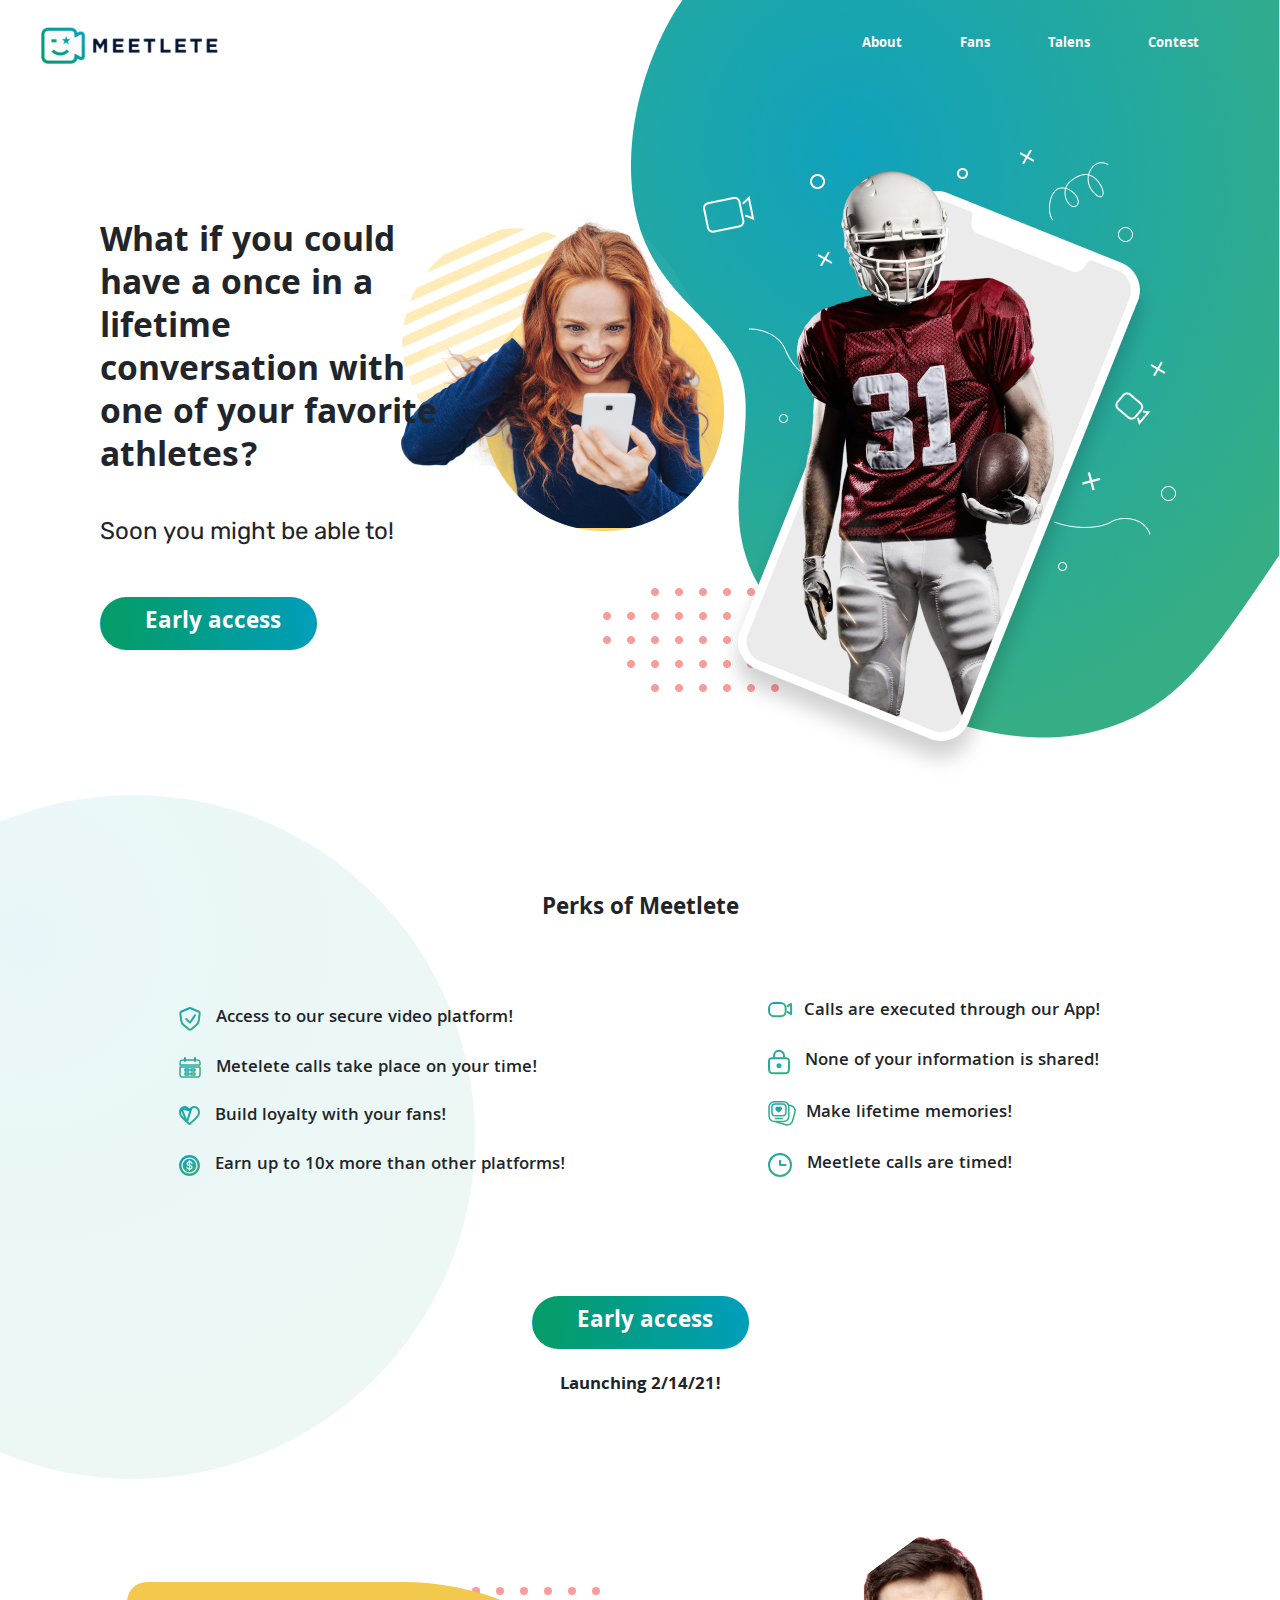
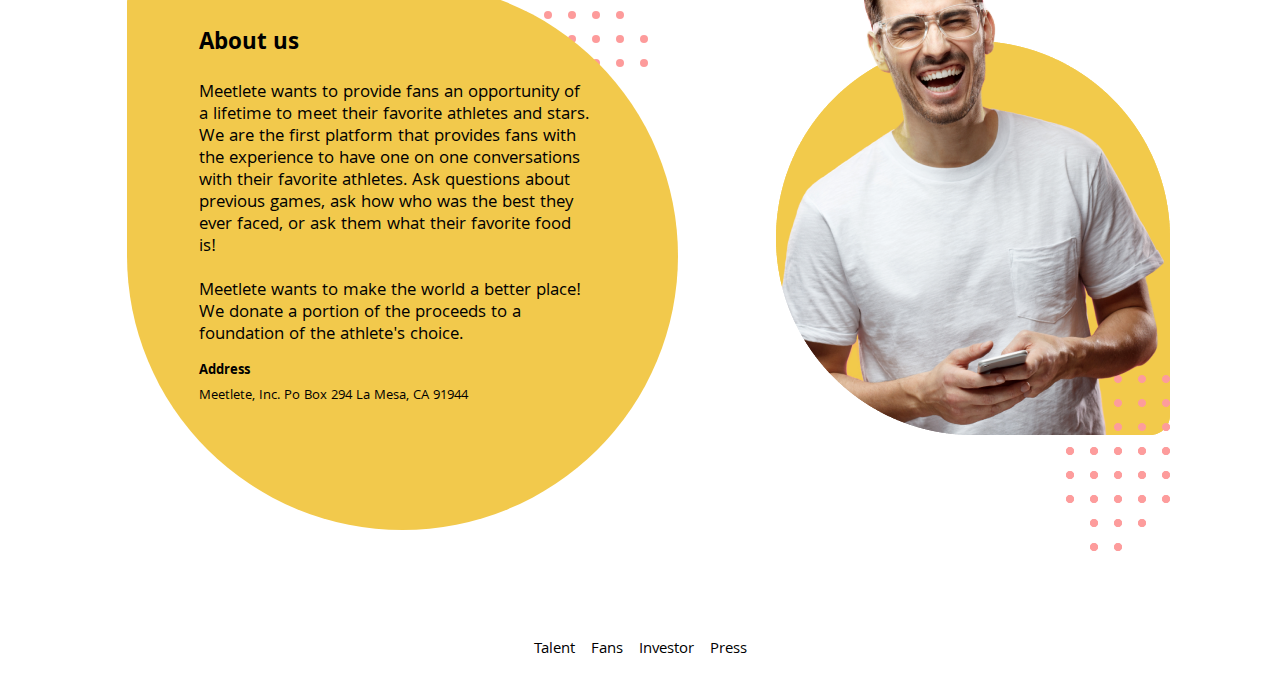
<file: index2.html>
<!DOCTYPE html>
<html lang="en">
  <head>
    <!-- Required meta tags -->
    <meta charset="utf-8" />
    <meta
      name="viewport"
      content="width=device-width, initial-scale=1, shrink-to-fit=no"
    />

    <!-- Bootstrap CSS -->
    <link
      rel="stylesheet"
      href="https://stackpath.bootstrapcdn.com/bootstrap/4.4.1/css/bootstrap.min.css"
      integrity="sha384-Vkoo8x4CGsO3+Hhxv8T/Q5PaXtkKtu6ug5TOeNV6gBiFeWPGFN9MuhOf23Q9Ifjh"
      crossorigin="anonymous"
    />
    <link rel="preconnect" href="https://fonts.gstatic.com" />
    <link
      href="https://fonts.googleapis.com/css2?family=Rubik&display=swap"
      rel="stylesheet"
    />
    <link
      href="https://fonts.googleapis.com/css2?family=Khula:wght@300;400;600;700;800&display=swap"
      rel="stylesheet"
    />
    <link rel="stylesheet" href="main2.css" />
    <title>Meetlete!</title>
  </head>
  <body>
    <header>
      <div class="container-fluid">
        <nav class="navbar navbar-expand-lg navbar-light">
          <a class="navbar-brand" href="#"
            ><img src="./media/logo.svg" alt="meetlete logo"
          /></a>
          <button
            class="navbar-toggler"
            type="button"
            data-toggle="collapse"
            data-target="#navbarNav"
            aria-controls="navbarNav"
            aria-expanded="false"
            aria-label="Toggle navigation"
          >
            <span class="navbar-toggler-icon"></span>
          </button>
          <div class="collapse navbar-collapse" id="navbarNav">
            <div class="ml-auto"></div>
            <ul class="navbar-nav">
              <li class="nav-item">
                <a class="nav-link" href="#"> About </a>
              </li>
              <li class="nav-item">
                <a class="nav-link" href="#">Fans</a>
              </li>
              <li class="nav-item">
                <a class="nav-link" href="#">Talens</a>
              </li>
              <li class="nav-item">
                <a class="nav-link" href="#">Contest</a>
              </li>
            </ul>
          </div>
        </nav>
      </div>
      <img
        class="full header-image position-absolute"
        src="./media/bannerBg.png"
        alt="banner background"
      />
      <img
        class="cut header-image position-absolute"
        src="./media/bannerBgCut.png"
        alt="banner background"
        style="display: none"
      />
      <img
        class="cut-no-man header-image position-absolute"
        src="./media/bannerBgCutNoMan.png"
        alt="banner background"
        style="display: none"
      />
      <div class="row">
        <div class="container">
          <div
            class="col-md-4 col-sm-8 d-flex flex-column align-items-start header-heading"
          >
            <div class="header-title">
              What if you could have a once in a lifetime conversation with one
              of your favorite athletes?
            </div>
            <p class="header-subtitle">Soon you might be able to!</p>
            <a
              href="./getAccessPage.html"
              class="button-early-access btn bg-dark"
              >Early access</a
            >
          </div>
        </div>
      </div>
    </header>
    <main>
      <section class="perks">
        <div class="container">
          <img
            class="position-absolute blue-circle"
            src="./media/blueCircle.svg"
            alt="blue circle"
          />
          <h1 class="perks-title text-center">Perks of Meetlete</h1>
          <div
            class="perks-list w-100 d-flex justify-content-around flex-md-column flex-lg-row align-items-md-start align-items-lg-end"
          >
            <div class="left-list">
              <div class="col d-flex flex-column list-gap">
                <span class="d-flex align-items-center">
                  <div class="icon">
                    <img
                      src="./media/perksList/chieldCheck.svg"
                      alt="chield check"
                    />
                  </div>
                  <div class="text">Access to our secure video platform!</div>
                </span>
                <span class="d-flex align-items-center">
                  <div class="icon">
                    <img
                      src="./media/perksList/dateRangeFill.svg"
                      alt="date range fill"
                    />
                  </div>
                  <div class="text">
                    Metelete calls take place on your time!
                  </div>
                </span>
                <span class="d-flex align-items-center">
                  <div class="icon">
                    <img src="./media/perksList/heart.svg" alt="heart" />
                  </div>
                  <div class="text">Build loyalty with your fans!</div>
                </span>
                <span class="d-flex align-items-center">
                  <div class="icon">
                    <img src="./media/perksList/money.svg" alt="money" />
                  </div>
                  <div class="text">
                    Earn up to 10x more than other platforms!
                  </div>
                </span>
              </div>
            </div>
            <div class="right-list">
              <div class="col d-flex flex-column list-gap">
                <span class="d-flex align-items-center change-gap-1">
                  <div class="icon">
                    <img src="./media/perksList/camera.svg" alt="camera" />
                  </div>
                  <div class="text">Calls are executed through our App!</div>
                </span>
                <span class="d-flex align-items-center">
                  <div class="icon">
                    <img src="./media/perksList/Lock.svg" alt="lock" />
                  </div>
                  <div class="text">None of your information is shared!</div>
                </span>
                <span class="d-flex align-items-center change-gap-3">
                  <div class="icon">
                    <img
                      src="./media/perksList/heartPlayer.svg"
                      alt="heart player"
                    />
                  </div>
                  <div class="text">Make lifetime memories!</div>
                </span>
                <span class="d-flex align-items-center">
                  <div class="icon">
                    <img src="./media/perksList/clock.svg" alt="clock" />
                  </div>
                  <div class="text">Meetlete calls are timed!</div>
                </span>
              </div>
            </div>
          </div>
          <div
            class="col perks-early-access text-center mt-118 d-flex align-items-center flex-column"
          >
            <a
              href="./getAccessPage.html"
              class="button-early-access btn bg-dark"
              >Early access</a
            >
            <p class="launch-date">Launching 2/14/21!</p>
          </div>
        </div>
      </section>

      <section class="aboutUs">
        <div class="container">
          <div
            class="row d-flex flex-column justify-content-center align-items-center"
          >
            <div
              class="col-md-12 col-sm-12 col-lg-7 d-md-flex align-items-md-center justify-content-md-center"
            >
              <div class="leftOrangeBlock">
                <img class="purpleDots" src="./media/purpleDots.svg" alt="" />
                <div class="col aboutUsInfo">
                  <h1>About us</h1>
                  <p>
                    Meetlete wants to provide fans an opportunity of a lifetime
                    to meet their favorite athletes and stars. We are the first
                    platform that provides fans with the experience to have one
                    on one conversations with their favorite athletes. Ask
                    questions about previous games, ask how who was the best
                    they ever faced, or ask them what their favorite food is!<br /><br />
                    Meetlete wants to make the world a better place! We donate a
                    portion of the proceeds to a foundation of the athlete's
                    choice.
                  </p>
                  <div class="col whereWeAre">
                    <h2>Address</h2>
                    <h4>Meetlete, Inc. Po Box 294 La Mesa, CA 91944</h4>
                  </div>
                </div>
              </div>
            </div>
            <div class="col-md-12 col-sm-12 col-lg-5 text-center funnyGuy">
              <img src="./media/funnyGuy.png" alt="" />
            </div>
          </div>
        </div>
      </section>
    </main>
    <footer class="footer">
      <div class="container">
        <nav class="navbar navbar-expand-lg navbar-light">
          <ul class="navbar-nav ml-auto mr-auto">
            <li class="nav-item active">
              <a class="nav-link" href="#"
                >Talent <span class="sr-only">(current)</span></a
              >
            </li>
            <li class="nav-item">
              <a class="nav-link" href="#">Fans</a>
            </li>
            <li class="nav-item">
              <a class="nav-link" href="#">Investor</a>
            </li>
            <li class="nav-item">
              <a class="nav-link" href="#">Press</a>
            </li>
          </ul>
        </nav>
      </div>
    </footer>

    <!-- Optional JavaScript -->
    <!-- jQuery first, then Popper.js, then Bootstrap JS -->
    <script
      src="https://code.jquery.com/jquery-3.4.1.slim.min.js"
      integrity="sha384-J6qa4849blE2+poT4WnyKhv5vZF5SrPo0iEjwBvKU7imGFAV0wwj1yYfoRSJoZ+n"
      crossorigin="anonymous"
    ></script>
    <script
      src="https://cdn.jsdelivr.net/npm/popper.js@1.16.0/dist/umd/popper.min.js"
      integrity="sha384-Q6E9RHvbIyZFJoft+2mJbHaEWldlvI9IOYy5n3zV9zzTtmI3UksdQRVvoxMfooAo"
      crossorigin="anonymous"
    ></script>
    <script
      src="https://stackpath.bootstrapcdn.com/bootstrap/4.4.1/js/bootstrap.min.js"
      integrity="sha384-wfSDF2E50Y2D1uUdj0O3uMBJnjuUD4Ih7YwaYd1iqfktj0Uod8GCExl3Og8ifwB6"
      crossorigin="anonymous"
    ></script>
    <script>
      $(window).resize(() => {
        let b = $(window).width() < 992;
        if (b) {
          $(".navbar").addClass("bg-light");
        } else {
          $(".navbar").removeClass("bg-light");
        }
      });
    </script>
  </body>
</html>
</file>
<file: main2.css>
body {
  font-family: "Khula", sans-serif;
}
html,
body {
  overflow-x: hidden;
}

:root {
  --rubik-family: "Rubik", sans-serif;
}

/* HEADER */

header .nav-link {
  color: white !important;
  margin-right: 2.625rem;
  font-weight: bold;
  font-size: 14px;
  line-height: 17px;
}

header > .header-image {
  top: 0;
  right: 0;
  z-index: -1;
}

header .header-heading {
  gap: 36px;
  margin-top: 135px;
}

header .header-title {
  font-weight: bold;
  font-size: 36px;
  line-height: 43px;
}

header .header-subtitle {
  font-family: var(--rubik-family);
  font-weight: normal;
  font-size: 24px;
  line-height: 28px;
}

.button-early-access {
  background: linear-gradient(266.81deg, #009ebe -3.26%, #049c69 92.97%);
  border-radius: 27px;
  font-weight: bold;
  font-size: 24px;
  line-height: 29px;
  color: white;
  padding: 11px 35px 11px 44px;
}

/* PERKS */

.perks .blue-circle {
  left: 0;
  top: -100px;
  z-index: -1;
}

.perks {
  margin-top: 245px;
  position: relative;
}

.perks-list {
  gap: 15px;
  align-items: flex-end;
}

.perks .perks-title {
  font-weight: bold;
  font-size: 24px;
  line-height: 29px;
  margin-bottom: 77px;
}

.left-list span,
.right-list span {
  gap: 15px;
  font-weight: 600;
  font-size: 18px;
  line-height: 22px;
}

.list-gap {
  gap: 26px;
}

.change-gap-1 {
  gap: 11px !important;
}

.change-gap-3 {
  gap: 8px !important;
}

.launch-date {
  font-weight: bold;
  font-size: 18px;
  line-height: 22px;
}

.perks-early-access {
  margin-top: 118px;
  gap: 26px;
}

/* ABOUT US */

.aboutUs {
  margin-top: 169px;
}

.leftOrangeBlock {
  max-width: 551px;
  min-height: 548px;
  border-radius: 100%;
  border-top-left-radius: 40px;
  margin-bottom: 92px;
  background-color: #f2c94c;
  padding-top: 48px;
  padding-left: 57px !important;
  position: relative;
  width: 100%;
}

.aboutUsInfo > h1 {
  font-weight: 700;
  font-size: 24px;
  line-height: 29px;
  color: #000000;
}

.aboutUsInfo > p {
  margin-top: 24px;
  max-width: 390px;
  font-family: Hurme Geometric Sans 3;
  font-weight: 400;
  font-size: 18px;
  line-height: 22px;
  color: #000000;
}

.aboutUs > .container > .row {
    flex-direction: row !important;
}

.whereWeAre {
  padding: 0;
}

.whereWeAre > h2 {
  font-weight: bold;
  font-size: 14px;
  line-height: 17px;
  color: #000000;
}

.whereWeAre > h4 {
  font-weight: normal;
  font-size: 14px;
  line-height: 17px;
  color: #000000;
}

.purpleDots {
  top: 5px;
  right: 30px;
  position: absolute;
  overflow: hidden;
  z-index: -1;
}

.funnyGuy img {
  margin-top: -115px;
}

/* FOOTER */

.footer {
  text-align: center;
  margin-bottom: 20px;
}

.footer .nav-link {
  color: black !important;
}

/* MEDIA */
@media screen and (max-width: 1260px) {
  .full {
    display: none !important;
    background-color: red;
  }
  .cut {
    display: block !important;
  }
}


@media screen and (max-width: 1000px) {
  .left-list span,
  .right-list span {
    font-size: 32px !important;
  }

  .list-gap {
    gap: 30px !important;
  }

  .perks-list {
    gap: 30px !important;
  }
  .leftOrangeBlock {
    color: red;
  }
}

@media screen and (max-width: 770px) {
  .header-heading {
    /* color: white !important */
  }
  .cut {
    display: none !important;
  }
  .cut-no-man {
    display: block !important;
  }
  .left-list span,
  .right-list span {
    font-size: 16px !important;
  }

  .perks-list {
    align-items: flex-start !important;
  }

  /* PLACEHOLDER */

  ::placeholder {
    /* Chrome, Firefox, Opera, Safari 10.1+ */
    font-style: normal;
    font-weight: 300;
    font-size: 20px !important;
    line-height: 38px;
    color: #b6b6b6;
    opacity: 1; /* Firefox */
  }

  :-ms-input-placeholder {
    /* Internet Explorer 10-11 */
    font-style: normal;
    font-weight: 300;
    font-size: 20px !important;
    line-height: 38px;
    color: #b6b6b6;
  }

  ::-ms-input-placeholder {
    /* Microsoft Edge */
    font-style: normal;
    font-weight: 300;
    font-size: 20px !important;
    line-height: 38px;
    color: #b6b6b6;
  }

  .form-group input {
    padding: 0 !important;
  }

  .leftOrangeBlock {
    padding-left: 30px !important;
  }
}

@media screen and (max-width: 535px) {
  .funnyGuy {
    display: none;
  }

  .leftOrangeBlock {
    padding-left: 0px !important;
    padding: 20px 15px;
    border-radius: 0px;
  }

  .purpleDots {
    display: none;
  }

  .aboutUsInfo > h1 {
    /* text-align: center; */
    margin-bottom: 77px;
  }

  .chooseTab .row {
    height: 111px;
    display: flex;
    align-items: center;
    justify-content: center;
    flex-direction: column;
  }

  .perks-list {
    flex-direction: column;
  }

  .blue-circle {
    display: none;
  }

  ::placeholder {
    /* Chrome, Firefox, Opera, Safari 10.1+ */
    font-style: normal;
    font-weight: 300;
    font-size: 14px !important;
    line-height: 38px;
    color: #b6b6b6;
    opacity: 1; /* Firefox */
  }

  :-ms-input-placeholder {
    /* Internet Explorer 10-11 */
    font-style: normal;
    font-weight: 300;
    font-size: 14px !important;
    line-height: 38px;
    color: #b6b6b6;
  }

  ::-ms-input-placeholder {
    /* Microsoft Edge */
    font-style: normal;
    font-weight: 300;
    font-size: 14px !important;
    line-height: 38px;
    color: #b6b6b6;
  }
  .tabsForm {
    padding: 0 !important;
  }
}


@media screen and (max-width: 991px) {
    .navbar .nav-link {
        color: black !important;
    }
    .container-fluid {
        padding: 0 !important;
    }
}
</file>
